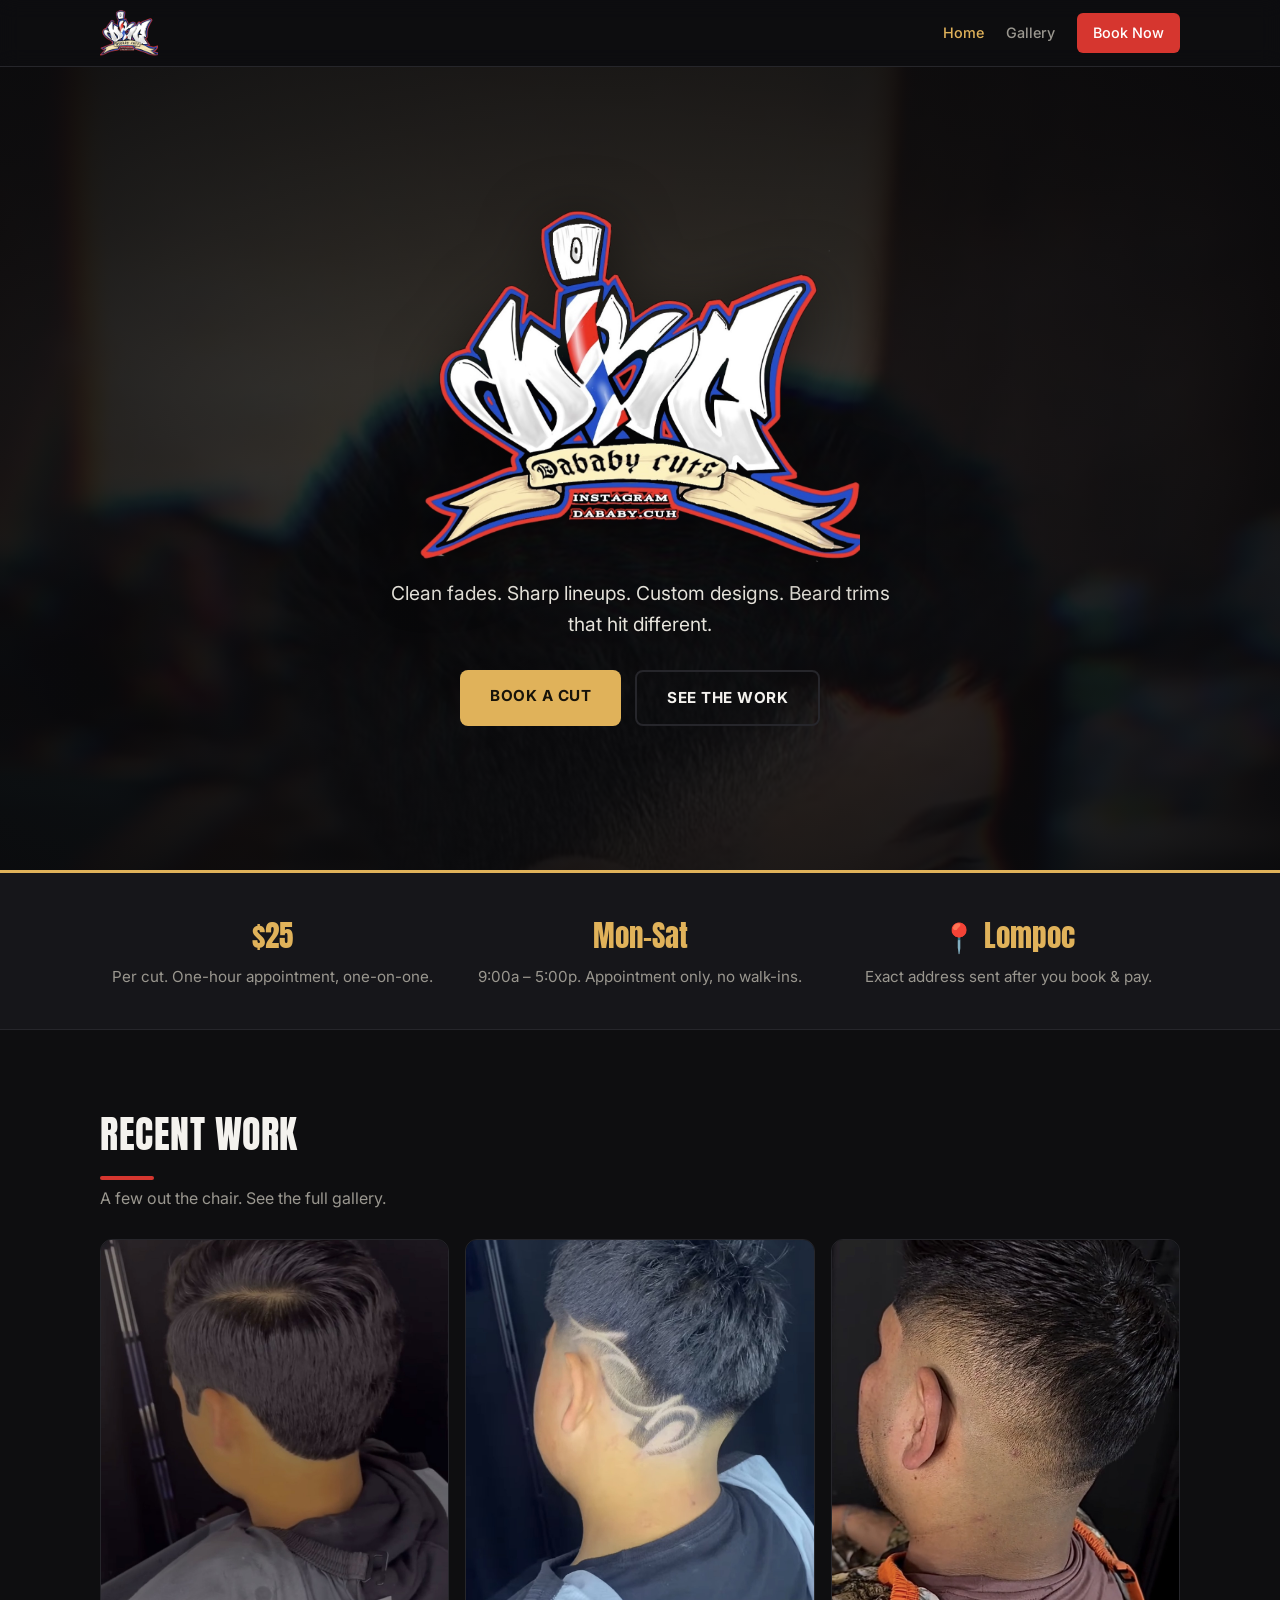
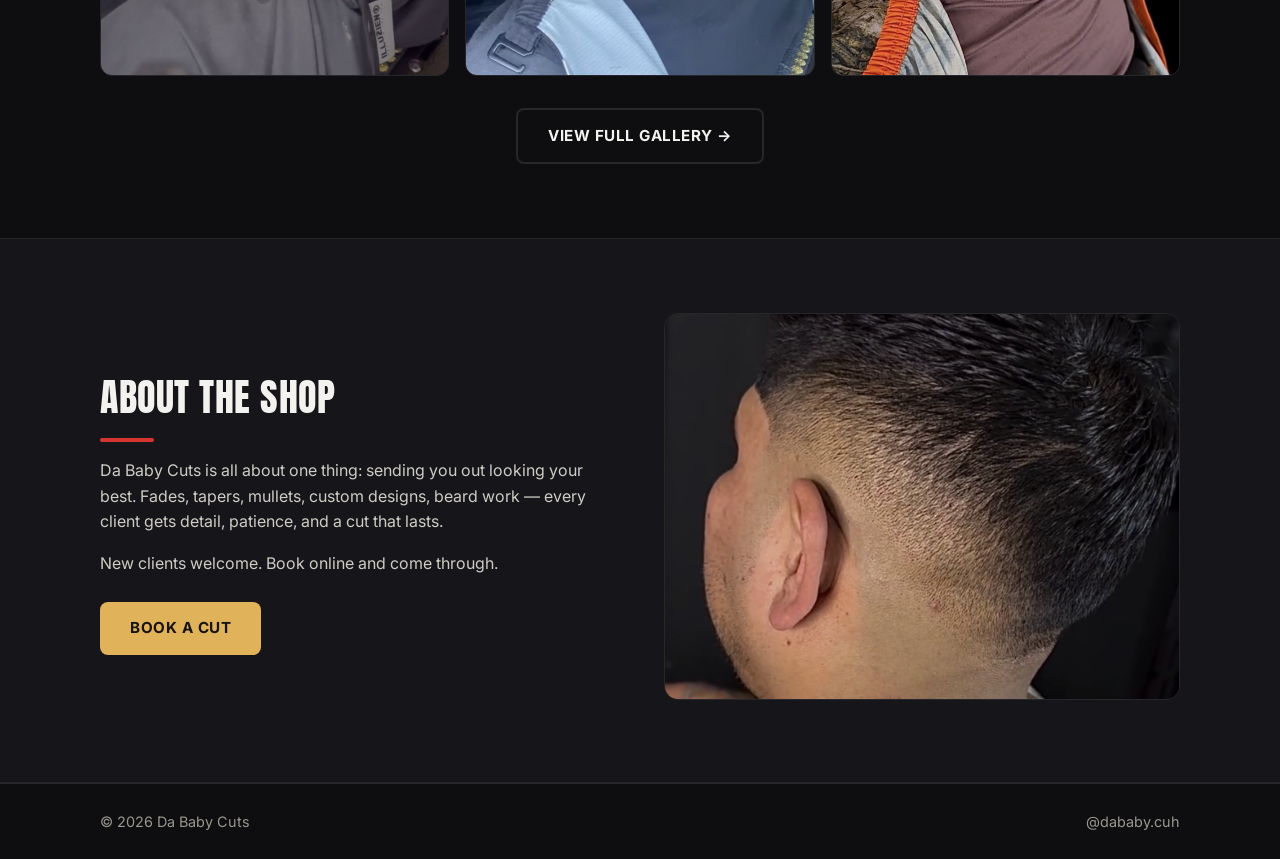
<file: index.html>
<!DOCTYPE html>
<html lang="en">
<head>
  <meta charset="UTF-8" />
  <meta name="viewport" content="width=device-width, initial-scale=1.0" />
  <title>Da Baby Cuts — Fresh Cuts, Every Time</title>
  <meta name="description" content="Da Baby Cuts — clean fades, tapers, designs, and beard trims in Lompoc, CA. Book your next cut. IG @dababy.cuh" />
  <link rel="icon" href="images/logo.png" />
  <link rel="preconnect" href="https://fonts.googleapis.com" />
  <link rel="preconnect" href="https://fonts.gstatic.com" crossorigin />
  <link href="https://fonts.googleapis.com/css2?family=Anton&family=Inter:wght@400;500;600;700&display=swap" rel="stylesheet" />
  <link rel="stylesheet" href="styles.css" />
</head>
<body>
  <header class="site-header">
    <div class="wrap header-inner">
      <a class="brand" href="index.html"><img src="images/logo.png" alt="Da Baby Cuts" class="brand-logo" /></a>
      <nav class="nav">
        <a href="index.html" class="active">Home</a>
        <a href="gallery.html">Gallery</a>
        <a class="nav-cta" href="book.html">Book Now</a>
      </nav>
    </div>
  </header>

  <section class="hero" id="top">
    <div class="hero-overlay"></div>
    <div class="wrap hero-inner">
      <img src="images/logo.png" alt="Da Baby Cuts logo" class="hero-logo" />
      <p class="hero-sub">Clean fades. Sharp lineups. Custom designs. Beard trims that hit different.</p>
      <div class="hero-actions">
        <a class="btn" href="book.html">Book a Cut</a>
        <a class="btn ghost" href="gallery.html">See the Work</a>
      </div>
    </div>
  </section>

  <section class="strip">
    <div class="wrap strip-grid">
      <div class="strip-item"><span class="strip-num">$25</span><p>Per cut. One-hour appointment, one-on-one.</p></div>
      <div class="strip-item"><span class="strip-num">Mon–Sat</span><p>9:00a – 5:00p. Appointment only, no walk-ins.</p></div>
      <div class="strip-item"><span class="strip-num">📍 Lompoc</span><p>Exact address sent after you book &amp; pay.</p></div>
    </div>
  </section>

  <section class="preview">
    <div class="wrap">
      <h2 class="section-title">Recent Work</h2>
      <p class="section-sub">A few out the chair. See the full gallery.</p>
      <div class="preview-grid" id="preview-grid"></div>
      <div class="gallery-cta"><a class="btn ghost" href="gallery.html">View Full Gallery →</a></div>
    </div>
  </section>

  <section class="about" id="about">
    <div class="wrap about-inner">
      <div class="about-text">
        <h2 class="section-title">About the Shop</h2>
        <p>Da Baby Cuts is all about one thing: sending you out looking your best. Fades, tapers, mullets, custom designs, beard work — every client gets detail, patience, and a cut that lasts.</p>
        <p>New clients welcome. Book online and come through.</p>
        <a class="btn" href="book.html" style="margin-top:10px">Book a Cut</a>
      </div>
      <div class="about-photo"><img src="images/cut-c.jpg" alt="Fresh taper at Da Baby Cuts" loading="lazy" /></div>
    </div>
  </section>

  <footer class="site-footer">
    <div class="wrap footer-inner">
      <span>© <span id="year"></span> Da Baby Cuts</span>
      <a href="https://www.instagram.com/dababy.cuh" target="_blank" rel="noopener">@dababy.cuh</a>
    </div>
  </footer>

  <script src="app.js"></script>
</body>
</html>
</file>
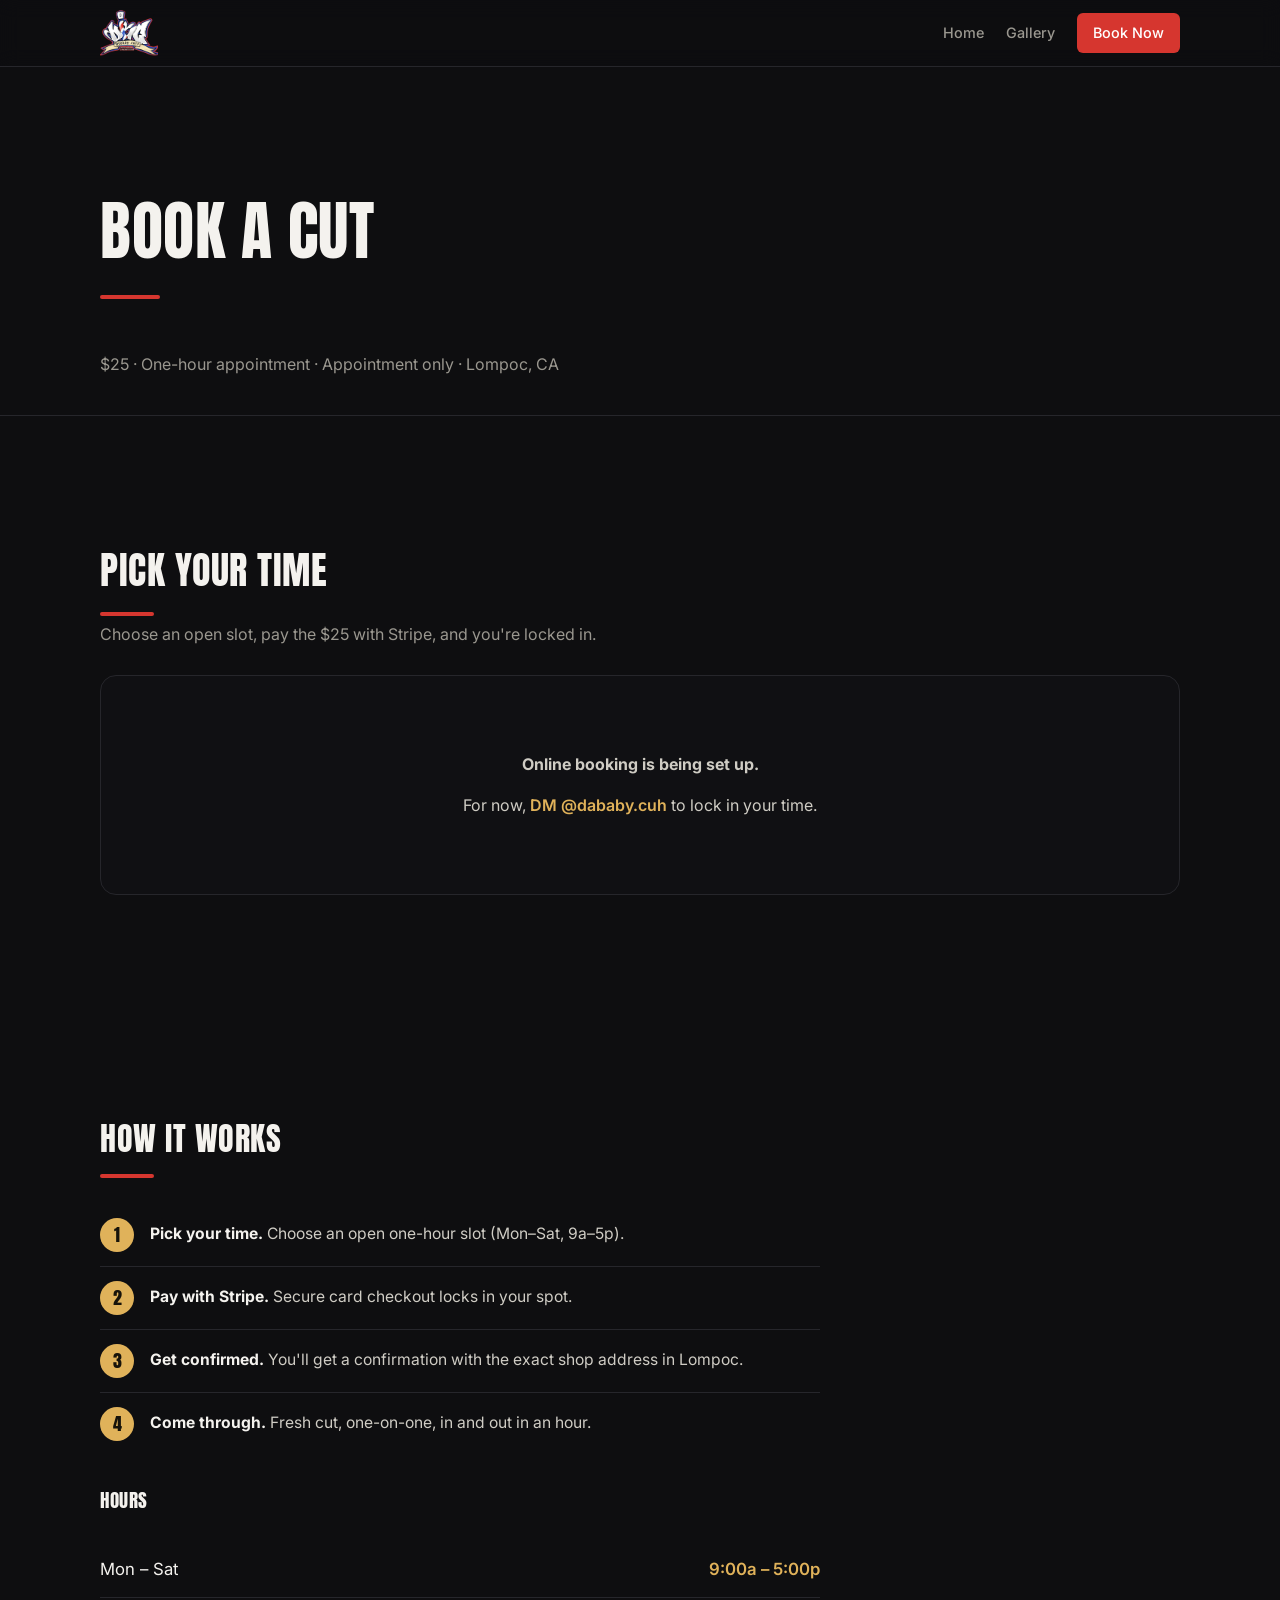
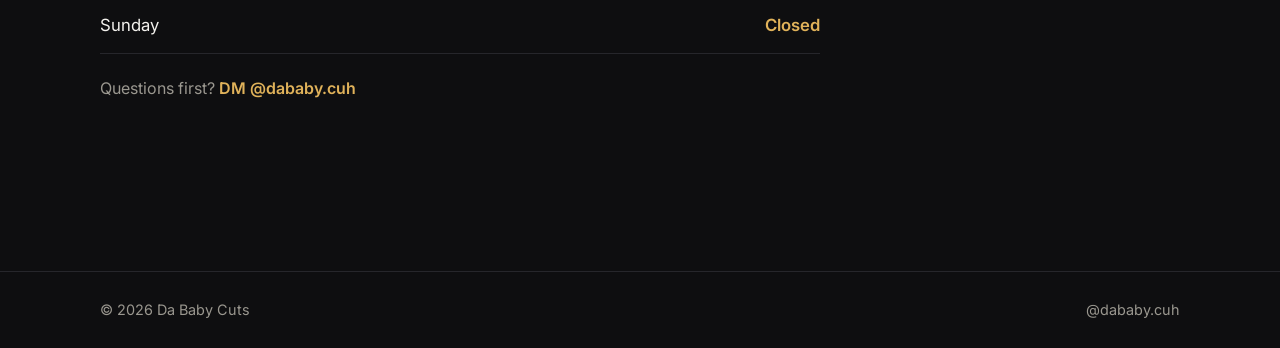
<file: book.html>
<!DOCTYPE html>
<html lang="en">
<head>
  <meta charset="UTF-8" />
  <meta name="viewport" content="width=device-width, initial-scale=1.0" />
  <title>Book a Cut — Da Baby Cuts</title>
  <meta name="description" content="Book your $25 haircut at Da Baby Cuts in Lompoc, CA. Pick a time, pay with Stripe, you're locked in." />
  <link rel="icon" href="images/logo.png" />
  <link rel="preconnect" href="https://fonts.googleapis.com" />
  <link rel="preconnect" href="https://fonts.gstatic.com" crossorigin />
  <link href="https://fonts.googleapis.com/css2?family=Anton&family=Inter:wght@400;500;600;700&display=swap" rel="stylesheet" />
  <link rel="stylesheet" href="styles.css" />
</head>
<body>
  <header class="site-header">
    <div class="wrap header-inner">
      <a class="brand" href="index.html"><img src="images/logo.png" alt="Da Baby Cuts" class="brand-logo" /></a>
      <nav class="nav">
        <a href="index.html">Home</a>
        <a href="gallery.html">Gallery</a>
        <a class="nav-cta active" href="book.html">Book Now</a>
      </nav>
    </div>
  </header>

  <section class="page-head">
    <div class="wrap">
      <h1 class="page-title">Book a Cut</h1>
      <p class="section-sub">$25 · One-hour appointment · Appointment only · Lompoc, CA</p>
    </div>
  </section>

  <main class="wrap book-page">
    <section class="booking-section">
      <h2 class="section-title">Pick Your Time</h2>
      <p class="section-sub">Choose an open slot, pay the $25 with Stripe, and you're locked in.</p>
      <div id="booking-embed" class="booking-embed"></div>
      <p class="note" id="booking-status"></p>
    </section>

    <section class="how">
      <h2 class="section-title">How it works</h2>
      <ol class="steps">
        <li><span class="step-n">1</span><div><strong>Pick your time.</strong> Choose an open one-hour slot (Mon–Sat, 9a–5p).</div></li>
        <li><span class="step-n">2</span><div><strong>Pay with Stripe.</strong> Secure card checkout locks in your spot.</div></li>
        <li><span class="step-n">3</span><div><strong>Get confirmed.</strong> You'll get a confirmation with the exact shop address in Lompoc.</div></li>
        <li><span class="step-n">4</span><div><strong>Come through.</strong> Fresh cut, one-on-one, in and out in an hour.</div></li>
      </ol>
      <div class="hours-mini">
        <h3>Hours</h3>
        <ul class="hours-list">
          <li><span>Mon – Sat</span><span>9:00a – 5:00p</span></li>
          <li><span>Sunday</span><span>Closed</span></li>
        </ul>
      </div>
      <p class="dm-line">Questions first? <a href="https://www.instagram.com/dababy.cuh" target="_blank" rel="noopener">DM @dababy.cuh</a></p>
    </section>
  </main>

  <footer class="site-footer">
    <div class="wrap footer-inner">
      <span>© <span id="year"></span> Da Baby Cuts</span>
      <a href="https://www.instagram.com/dababy.cuh" target="_blank" rel="noopener">@dababy.cuh</a>
    </div>
  </footer>

  <script src="app.js"></script>
</body>
</html>
</file>
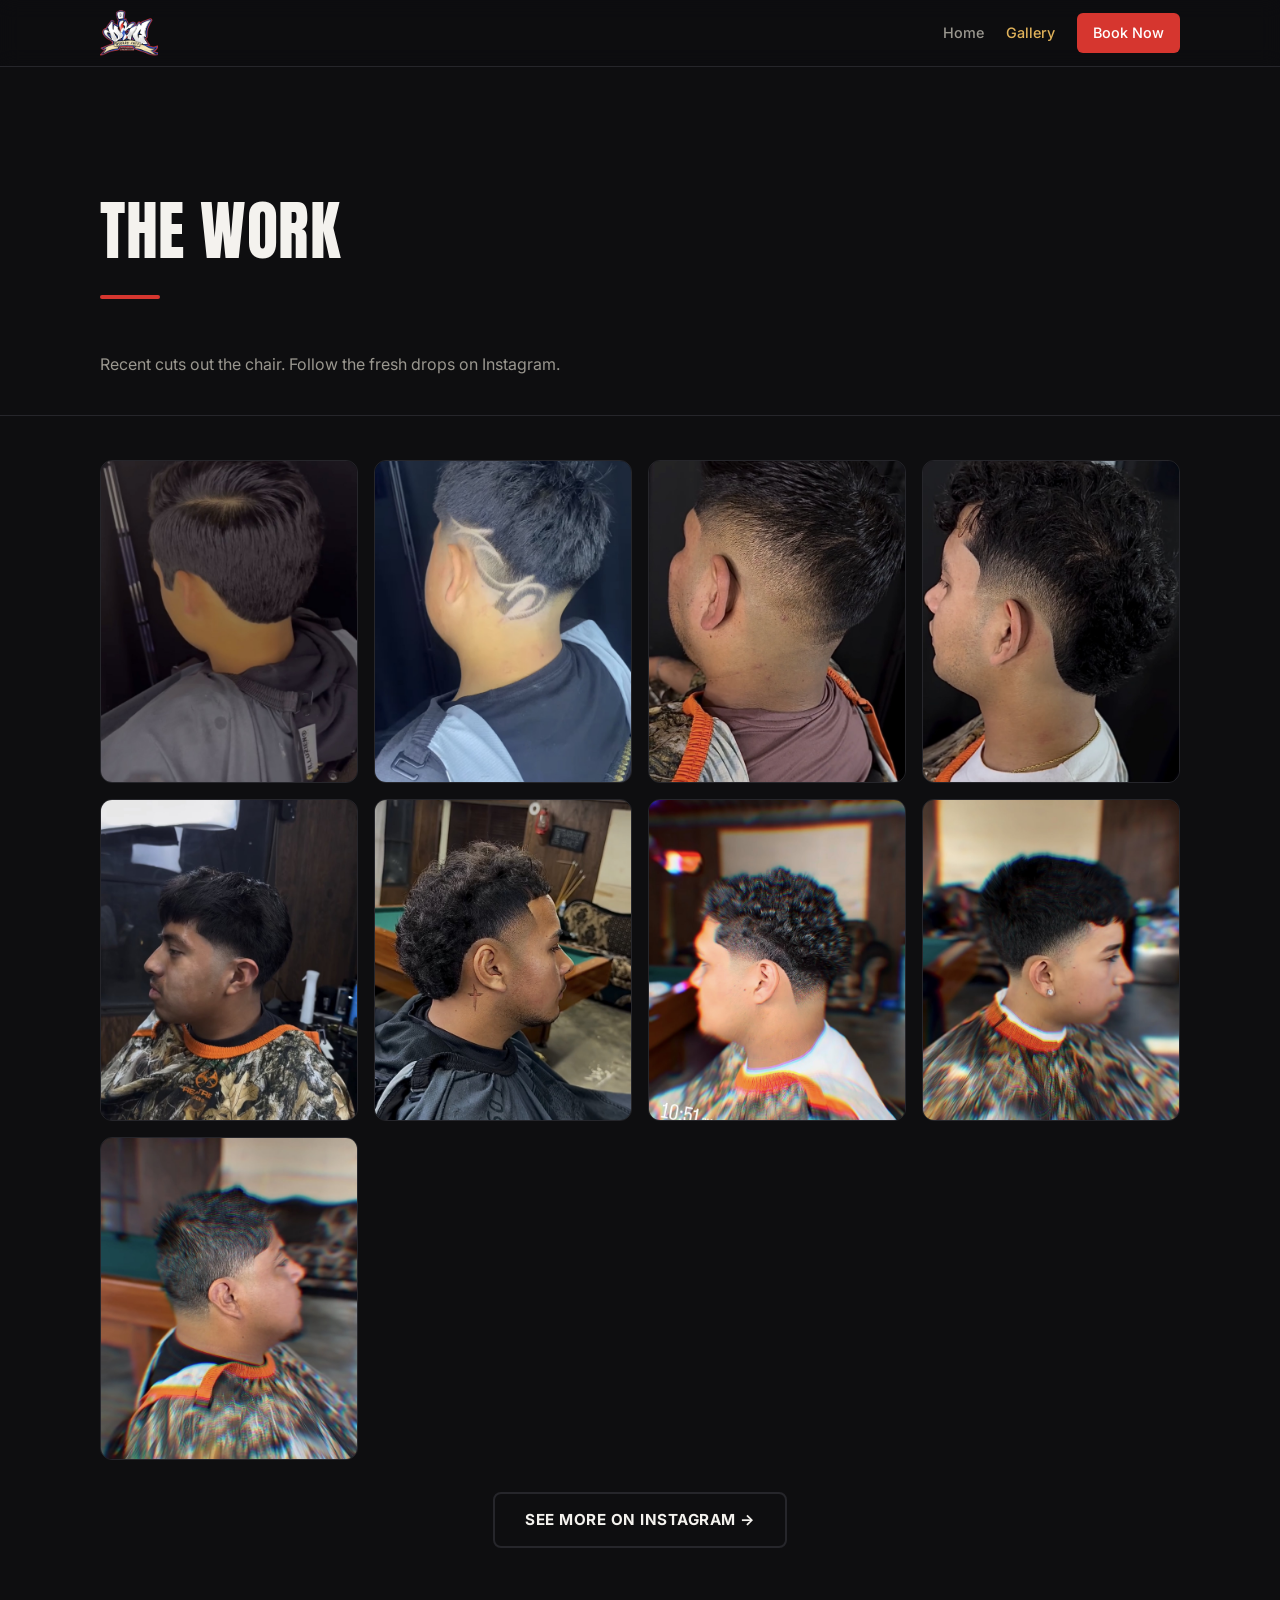
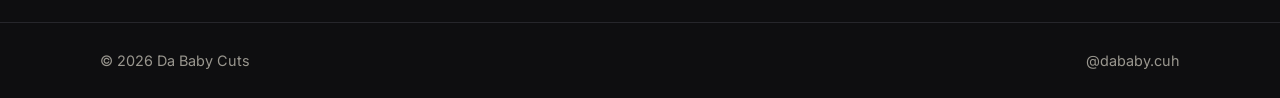
<file: gallery.html>
<!DOCTYPE html>
<html lang="en">
<head>
  <meta charset="UTF-8" />
  <meta name="viewport" content="width=device-width, initial-scale=1.0" />
  <title>Gallery — Da Baby Cuts</title>
  <meta name="description" content="Recent cuts by Da Baby Cuts — fades, tapers, designs, mullets, and more." />
  <link rel="icon" href="images/logo.png" />
  <link rel="preconnect" href="https://fonts.googleapis.com" />
  <link rel="preconnect" href="https://fonts.gstatic.com" crossorigin />
  <link href="https://fonts.googleapis.com/css2?family=Anton&family=Inter:wght@400;500;600;700&display=swap" rel="stylesheet" />
  <link rel="stylesheet" href="styles.css" />
</head>
<body>
  <header class="site-header">
    <div class="wrap header-inner">
      <a class="brand" href="index.html"><img src="images/logo.png" alt="Da Baby Cuts" class="brand-logo" /></a>
      <nav class="nav">
        <a href="index.html">Home</a>
        <a href="gallery.html" class="active">Gallery</a>
        <a class="nav-cta" href="book.html">Book Now</a>
      </nav>
    </div>
  </header>

  <section class="page-head">
    <div class="wrap">
      <h1 class="page-title">The Work</h1>
      <p class="section-sub">Recent cuts out the chair. Follow the fresh drops on Instagram.</p>
    </div>
  </section>

  <main class="wrap gallery">
    <div class="gallery-grid" id="gallery-grid"></div>
    <div class="gallery-cta">
      <a class="btn ghost" href="https://www.instagram.com/dababy.cuh" target="_blank" rel="noopener">See more on Instagram →</a>
    </div>
  </main>

  <footer class="site-footer">
    <div class="wrap footer-inner">
      <span>© <span id="year"></span> Da Baby Cuts</span>
      <a href="https://www.instagram.com/dababy.cuh" target="_blank" rel="noopener">@dababy.cuh</a>
    </div>
  </footer>

  <script src="app.js"></script>
</body>
</html>
</file>
<file: styles.css>
:root {
  --bg: #0e0e10;
  --panel: #16161a;
  --ink: #f4f2ee;
  --muted: #9a978f;
  --gold: #e0b25a;
  --red: #d6362f;
  --line: #26262b;
  --max: 1120px;
}

* { box-sizing: border-box; }
html { scroll-behavior: smooth; }

body {
  margin: 0;
  font-family: "Inter", system-ui, sans-serif;
  background: var(--bg);
  color: var(--ink);
  line-height: 1.6;
}

h1, h2, h3, .brand { font-family: "Anton", Impact, sans-serif; font-weight: 400; letter-spacing: 0.5px; }
a { color: inherit; text-decoration: none; }
.wrap { width: 100%; max-width: var(--max); margin: 0 auto; padding: 0 20px; }

/* Header */
.site-header {
  position: sticky; top: 0; z-index: 20;
  background: rgba(14,14,16,0.85);
  backdrop-filter: blur(10px);
  border-bottom: 1px solid var(--line);
}
.header-inner { display: flex; align-items: center; justify-content: space-between; height: 66px; }
.brand { display: flex; align-items: center; }
.brand-logo { height: 46px; width: auto; display: block; }
.nav { display: flex; align-items: center; gap: 22px; }
.nav a { font-size: 0.9rem; color: var(--muted); font-weight: 500; transition: color 0.15s; }
.nav a:hover { color: var(--ink); }
.nav a.active:not(.nav-cta) { color: var(--gold); }
.nav-cta {
  background: var(--red); color: #fff !important;
  padding: 8px 16px; border-radius: 6px; font-weight: 600;
}
.nav-cta:hover { background: #b82a24; }

/* Buttons */
.btn {
  display: inline-block; background: var(--gold); color: #17130a;
  padding: 14px 30px; border-radius: 8px; font-weight: 700;
  font-size: 0.95rem; text-transform: uppercase; letter-spacing: 0.5px;
  transition: transform 0.12s, background 0.15s;
}
.btn:hover { transform: translateY(-2px); background: #eec372; }
.btn.ghost { background: transparent; color: var(--ink); border: 2px solid var(--line); }
.btn.ghost:hover { border-color: var(--gold); color: var(--gold); background: transparent; }
.btn.insta { background: linear-gradient(45deg, #f09433, #e6683c, #dc2743, #cc2366, #bc1888); color: #fff; }

/* Hero */
.hero {
  position: relative; min-height: 86vh; display: flex; align-items: center; justify-content: center;
  text-align: center;
  background: url("images/cut-h.jpg") center 22% / cover no-repeat;
  border-bottom: 3px solid var(--gold);
}
.hero-overlay {
  position: absolute; inset: 0;
  background: radial-gradient(ellipse at center, rgba(10,10,12,0.72) 0%, rgba(10,10,12,0.9) 70%, rgba(10,10,12,0.97) 100%);
}
.hero-inner { position: relative; padding: 70px 20px; display: flex; flex-direction: column; align-items: center; }
.hero-logo {
  width: min(440px, 82vw); height: auto; margin-bottom: 8px;
  filter: drop-shadow(0 10px 30px rgba(0,0,0,0.6));
}
.hero-sub { font-size: 1.2rem; color: #e6e3db; max-width: 500px; margin: 8px 0 30px; }
.hero-actions { display: flex; gap: 14px; flex-wrap: wrap; justify-content: center; }

/* Section shared */
.section-title { font-size: 2.4rem; text-transform: uppercase; margin: 0 0 6px; }
.section-title::after { content: ""; display: block; width: 54px; height: 4px; background: var(--red); margin-top: 10px; border-radius: 2px; }
.section-sub { color: var(--muted); margin: 0 0 28px; }
section { padding: 74px 0; }

/* Services / Pricing */
.services { background: var(--panel); border-bottom: 1px solid var(--line); }
.price-block {
  margin-top: 32px; text-align: center;
  background: #101013; border: 1px solid var(--line); border-radius: 16px;
  padding: 46px 24px; max-width: 640px;
}
.price-headline { display: flex; align-items: baseline; justify-content: center; gap: 12px; }
.big-price { font-family: "Anton", sans-serif; font-size: clamp(4rem, 12vw, 6rem); color: var(--gold); line-height: 1; }
.per { font-family: "Anton", sans-serif; font-size: 1.6rem; color: var(--muted); text-transform: uppercase; }
.price-terms { font-family: "Anton", sans-serif; text-transform: uppercase; letter-spacing: 1px; color: var(--red); font-size: 1.15rem; margin: 14px 0 0; }
.price-note { color: var(--muted); max-width: 440px; margin: 14px auto 0; font-size: 0.95rem; }
.offer-tags { list-style: none; padding: 0; margin: 26px 0 0; display: flex; flex-wrap: wrap; gap: 10px; justify-content: center; }
.offer-tags li { border: 1px solid var(--line); color: var(--ink); padding: 7px 15px; border-radius: 999px; font-size: 0.85rem; font-weight: 600; }
.area { margin-top: 20px; color: var(--gold); font-weight: 600; font-size: 0.95rem; }

/* Gallery */
.gallery-grid { display: grid; grid-template-columns: repeat(auto-fill, minmax(220px, 1fr)); gap: 16px; }
.gallery-grid a { display: block; aspect-ratio: 4/5; overflow: hidden; border-radius: 12px; border: 1px solid var(--line); }
.gallery-grid img { width: 100%; height: 100%; object-fit: cover; transition: transform 0.4s ease; }
.gallery-grid a:hover img { transform: scale(1.06); }
.gallery-cta { text-align: center; margin-top: 32px; }

/* About */
.about { background: var(--panel); border-top: 1px solid var(--line); border-bottom: 1px solid var(--line); }
.about-inner { display: grid; grid-template-columns: 1fr 1fr; gap: 48px; align-items: center; }
.about-text p { color: #cfccc4; }
.about-photo img { width: 100%; aspect-ratio: 4/3; object-fit: cover; object-position: center 30%; border-radius: 14px; border: 1px solid var(--line); }

/* Hours + Book */
.hb-grid { display: grid; grid-template-columns: 1fr 1fr; gap: 48px; }
.hours-list { list-style: none; padding: 0; margin: 26px 0 0; }
.hours-list li { display: flex; justify-content: space-between; padding: 14px 0; border-bottom: 1px solid var(--line); font-size: 1.05rem; }
.hours-list li span:last-child { color: var(--gold); font-weight: 600; }
#book p { color: #cfccc4; margin: 22px 0; }
#book .note { color: var(--muted); font-size: 0.85rem; }

/* Footer */
.site-footer { border-top: 1px solid var(--line); padding: 26px 0; }
.footer-inner { display: flex; justify-content: space-between; color: var(--muted); font-size: 0.9rem; }
.footer-inner a:hover { color: var(--gold); }

@media (max-width: 760px) {
  .nav { gap: 14px; }
  .nav a:not(.nav-cta) { display: none; }
  .about-inner, .hb-grid { grid-template-columns: 1fr; gap: 30px; }
  section { padding: 54px 0; }
}

/* ============ Multi-page additions ============ */

/* Info strip under hero (home) */
.strip { background: var(--panel); border-bottom: 1px solid var(--line); padding: 40px 0; }
.strip-grid { display: grid; grid-template-columns: repeat(3, 1fr); gap: 24px; text-align: center; }
.strip-num { font-family: "Anton", sans-serif; font-size: 1.8rem; color: var(--gold); display: block; }
.strip-item p { color: var(--muted); margin: 6px 0 0; font-size: 0.95rem; }

/* Home preview grid */
.preview { padding: 74px 0; }
.preview-grid { display: grid; grid-template-columns: repeat(3, 1fr); gap: 16px; margin-bottom: 28px; }
.preview-grid a { display: block; aspect-ratio: 4/5; overflow: hidden; border-radius: 12px; border: 1px solid var(--line); }
.preview-grid img { width: 100%; height: 100%; object-fit: cover; transition: transform 0.4s ease; }
.preview-grid a:hover img { transform: scale(1.06); }

/* Page header (gallery/book) */
.page-head { padding: 60px 0 10px; border-bottom: 1px solid var(--line); }
.page-title { font-size: clamp(2.6rem, 8vw, 4rem); text-transform: uppercase; }
.page-title::after { content: ""; display: block; width: 60px; height: 4px; background: var(--red); margin-top: 12px; border-radius: 2px; }
.gallery { padding: 44px 20px 74px; }

/* Book page layout */
.book-page { padding: 50px 20px 80px; }
.booking-section { margin-bottom: 56px; }
.booking-embed {
  min-height: 620px; margin-top: 24px;
  background: #101013; border: 1px solid var(--line); border-radius: 16px;
  overflow: hidden;
}
.booking-embed.booking-fallback {
  min-height: 220px; display: flex; align-items: center; justify-content: center;
  text-align: center; padding: 30px; color: #cfccc4;
}
.booking-fallback a { color: var(--gold); font-weight: 600; }
.booking-section .note { color: var(--muted); font-size: 0.85rem; margin-top: 14px; text-align: center; }
.how { max-width: 720px; }

/* How it works steps */
.how .section-title { font-size: 2rem; }
.steps { list-style: none; padding: 0; margin: 26px 0 0; }
.steps li { display: flex; gap: 16px; padding: 14px 0; border-bottom: 1px solid var(--line); }
.steps li:last-child { border-bottom: none; }
.step-n {
  flex: 0 0 34px; height: 34px; border-radius: 50%;
  background: var(--gold); color: #17130a; font-family: "Anton", sans-serif;
  display: flex; align-items: center; justify-content: center; font-size: 1.1rem;
}
.steps strong { color: var(--ink); }
.steps div { color: #cfccc4; font-size: 0.98rem; }
.steps .step-n + div { padding-top: 3px; }
.hours-mini { margin-top: 30px; }
.hours-mini h3 { font-family: "Anton", sans-serif; text-transform: uppercase; font-size: 1.2rem; margin: 0; }
.dm-line { margin-top: 22px; color: var(--muted); }
.dm-line a { color: var(--gold); font-weight: 600; }

@media (max-width: 820px) {
  .book-layout { grid-template-columns: 1fr; gap: 30px; }
  .checkout-card { position: static; }
}
@media (max-width: 620px) {
  .strip-grid, .preview-grid { grid-template-columns: 1fr; }
  .preview-grid a { aspect-ratio: 16/10; }
}
</file>
